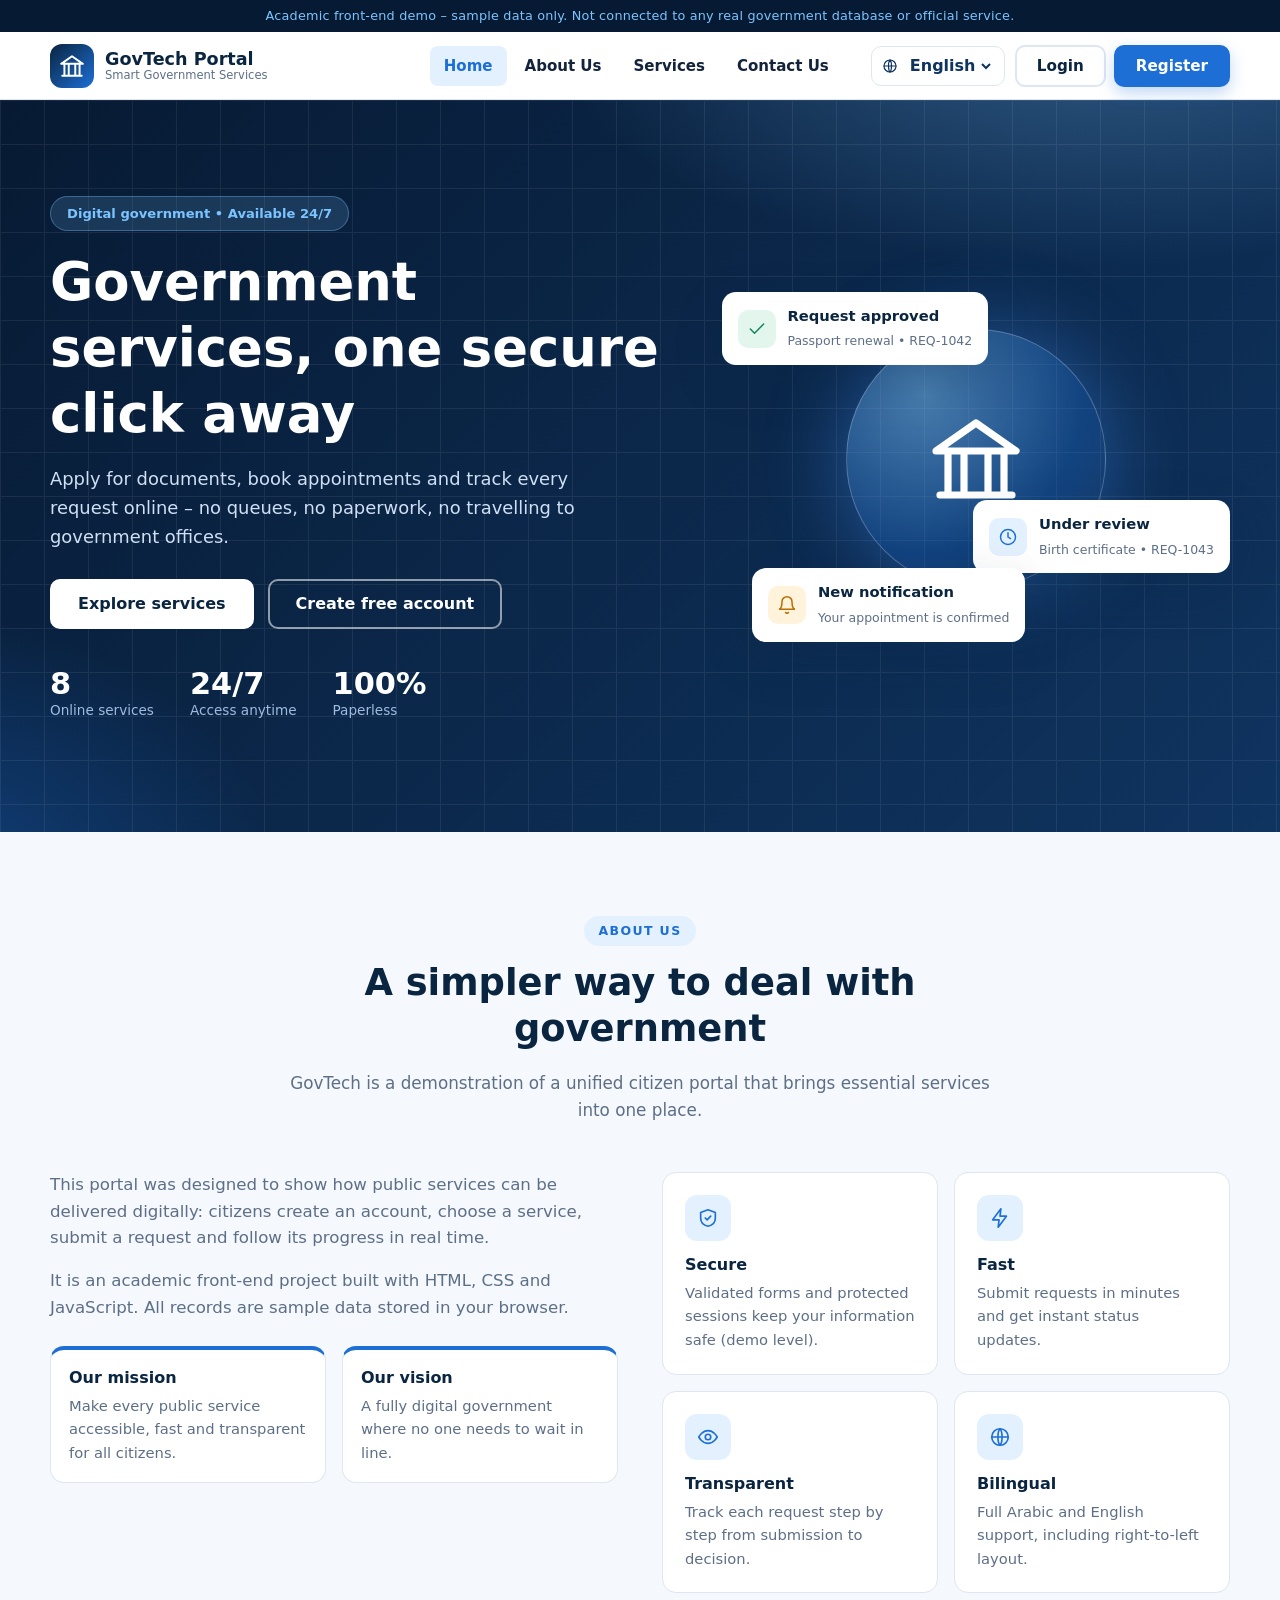
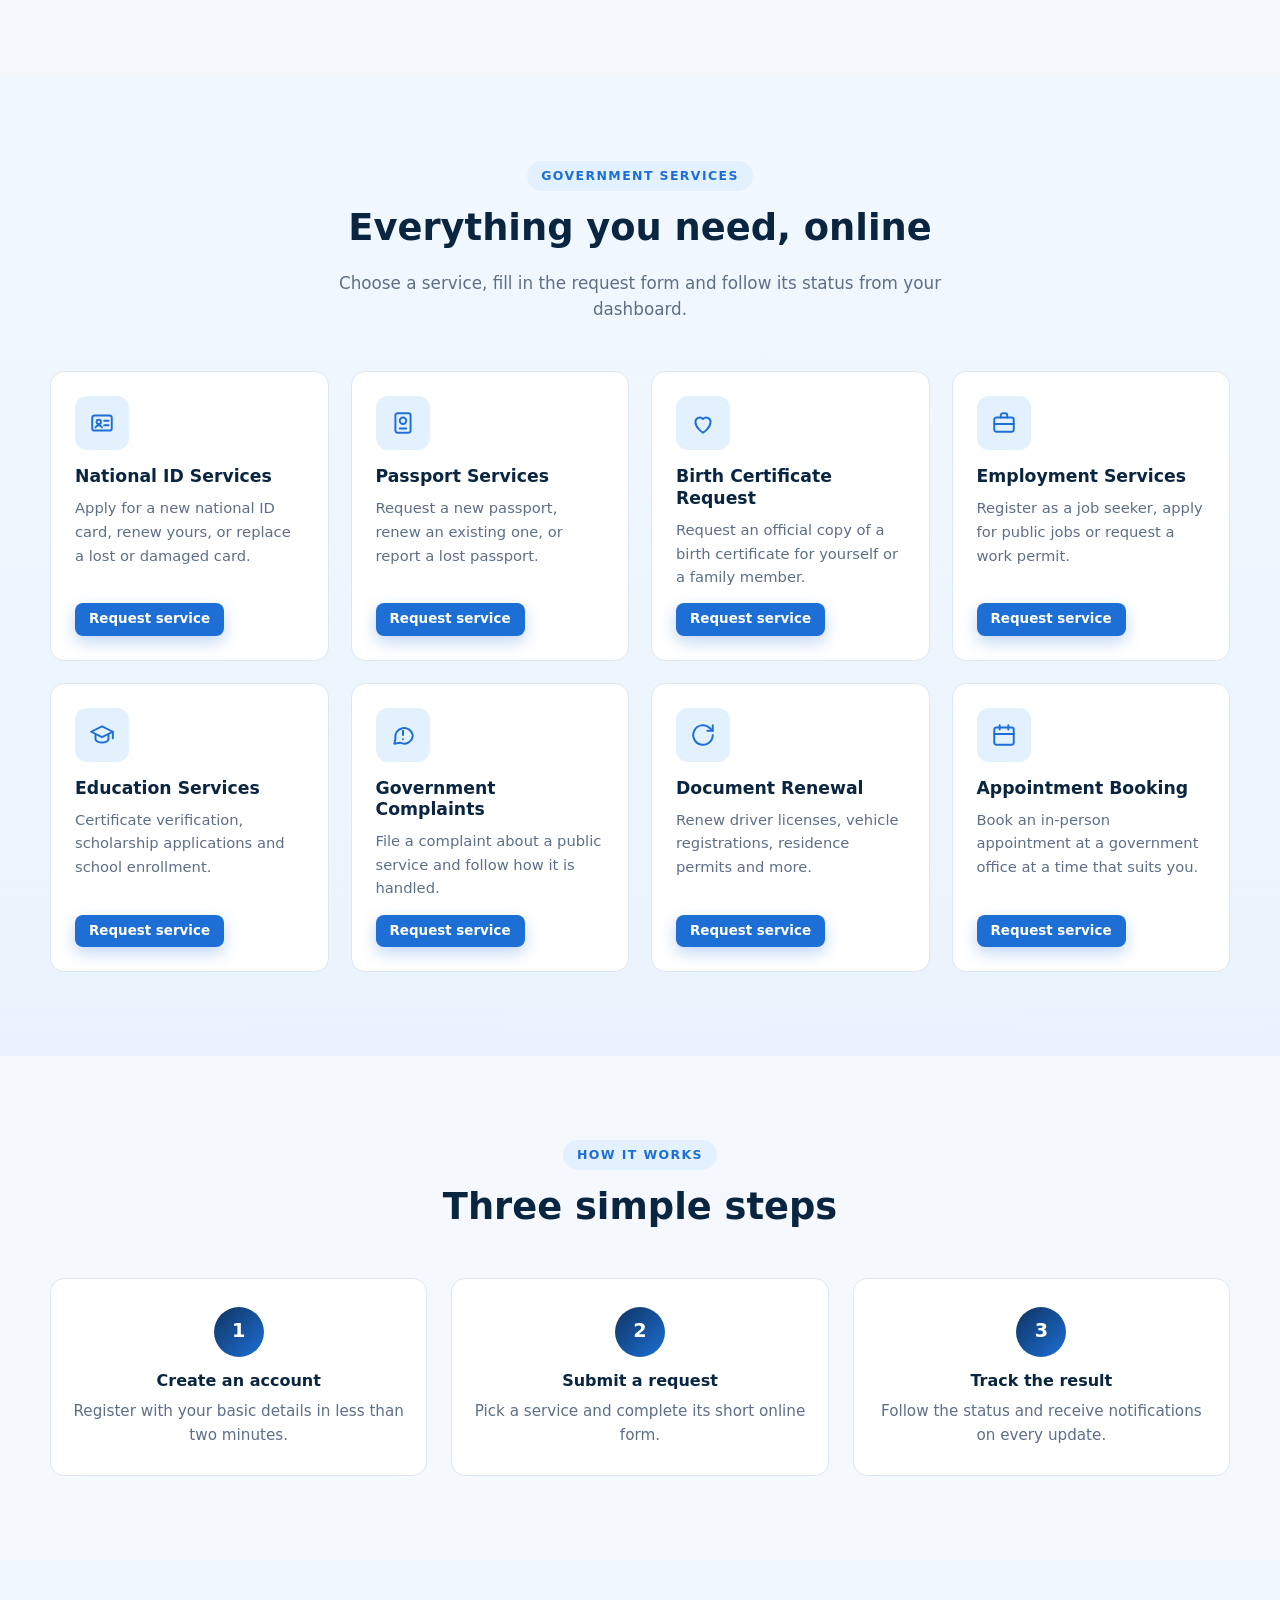
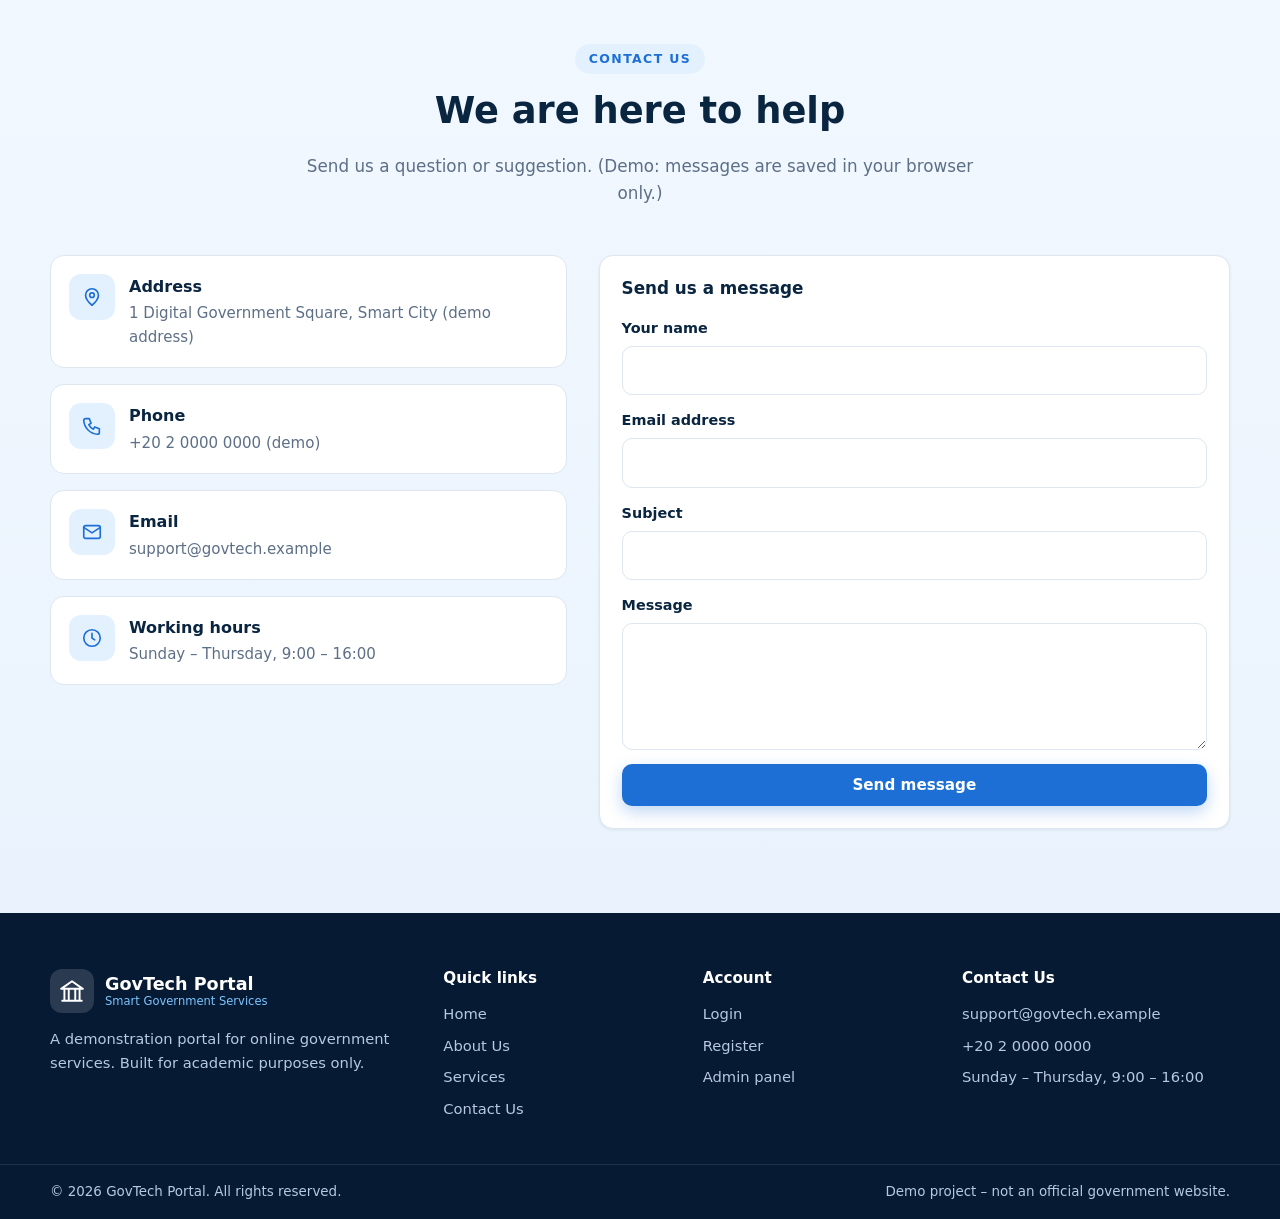
<file: index.html>
<!DOCTYPE html>
<html lang="en" dir="ltr">
<head>
  <meta charset="UTF-8">
  <meta name="viewport" content="width=device-width, initial-scale=1.0">
  <meta name="description" content="GovTech – a demo Smart Government Services Portal (academic front-end project).">
  <title>GovTech – Smart Government Services Portal</title>
  <link rel="stylesheet" href="style.css">
</head>
<body data-page="index">

  <!-- Academic demo disclaimer (always visible) -->
  <div class="demo-banner" data-i18n="demo_banner"></div>

  <!-- ===================== NAVIGATION BAR ===================== -->
  <header class="navbar" id="navbar">
    <div class="container nav-inner">
      <a href="#home" class="brand" aria-label="GovTech home">
        <span class="brand-logo" data-icon="landmark" data-size="26"></span>
        <span class="brand-text">
          <strong data-i18n="brand_name"></strong>
          <small data-i18n="brand_tag"></small>
        </span>
      </a>

      <button class="nav-toggle" id="navToggle" aria-label="Toggle menu" aria-expanded="false">
        <span></span><span></span><span></span>
      </button>

      <div class="nav-collapse" id="navCollapse">
        <nav class="nav-links" aria-label="Main navigation">
          <a href="#home" data-route="home" data-i18n="nav_home"></a>
          <a href="#about" data-route="about" data-i18n="nav_about"></a>
          <a href="#services" data-route="services" data-i18n="nav_services"></a>
          <a href="#contact" data-route="contact" data-i18n="nav_contact"></a>
        </nav>

        <div class="nav-actions">
          <!-- Language selection (English / Arabic) -->
          <label class="lang-select">
            <span data-icon="globe" data-size="16"></span>
            <select id="langSelect" aria-label="Language">
              <option value="en">English</option>
              <option value="ar">العربية</option>
            </select>
          </label>

          <!-- Shown when logged out -->
          <span class="nav-group" id="guestActions">
            <a href="#login" class="btn btn-ghost" data-i18n="btn_login"></a>
            <a href="#register" class="btn btn-primary" data-i18n="btn_register"></a>
          </span>

          <!-- Shown when logged in -->
          <span class="nav-group" id="userActions" hidden>
            <a href="#dashboard" class="btn btn-ghost" id="navDashboard" data-i18n="nav_dashboard"></a>
            <button class="btn btn-primary" id="navLogout" type="button" data-i18n="btn_logout"></button>
          </span>
        </div>
      </div>
    </div>
  </header>

  <main id="main">

    <!-- ===================== VIEW: LANDING PAGE ===================== -->
    <div class="view" id="view-home">

      <!-- HOME / HERO -->
      <section class="hero" id="home">
        <div class="container hero-grid">
          <div class="hero-text reveal">
            <span class="pill" data-i18n="hero_pill"></span>
            <h1 data-i18n="hero_title"></h1>
            <p data-i18n="hero_sub"></p>
            <div class="hero-cta">
              <a href="#services" class="btn btn-light btn-lg" data-i18n="hero_cta1"></a>
              <a href="#register" class="btn btn-outline-light btn-lg" data-i18n="hero_cta2"></a>
            </div>
            <ul class="hero-stats">
              <li><strong>8</strong><span data-i18n="stat_services"></span></li>
              <li><strong>24/7</strong><span data-i18n="stat_access"></span></li>
              <li><strong>100%</strong><span data-i18n="stat_paperless"></span></li>
            </ul>
          </div>

          <!-- Decorative hero visual (pure CSS/SVG, no external images) -->
          <div class="hero-visual reveal" aria-hidden="true">
            <div class="float-card fc-1">
              <span class="fc-ico ok" data-icon="check" data-size="20"></span>
              <div><strong data-i18n="hero_card1_t"></strong><small data-i18n="hero_card1_s"></small></div>
            </div>
            <div class="float-card fc-2">
              <span class="fc-ico" data-icon="clock" data-size="20"></span>
              <div><strong data-i18n="hero_card2_t"></strong><small data-i18n="hero_card2_s"></small></div>
            </div>
            <div class="float-card fc-3">
              <span class="fc-ico warn" data-icon="bell" data-size="20"></span>
              <div><strong data-i18n="hero_card3_t"></strong><small data-i18n="hero_card3_s"></small></div>
            </div>
            <div class="hero-circle"><span data-icon="landmark" data-size="96"></span></div>
          </div>
        </div>
      </section>

      <!-- ABOUT US -->
      <section class="section" id="about">
        <div class="container">
          <div class="section-head reveal">
            <span class="eyebrow" data-i18n="about_eyebrow"></span>
            <h2 data-i18n="about_title"></h2>
            <p data-i18n="about_sub"></p>
          </div>
          <div class="about-grid">
            <div class="about-text reveal">
              <p data-i18n="about_p1"></p>
              <p data-i18n="about_p2"></p>
              <div class="mv-grid">
                <div class="mv-card"><h4 data-i18n="about_mission_t"></h4><p data-i18n="about_mission"></p></div>
                <div class="mv-card"><h4 data-i18n="about_vision_t"></h4><p data-i18n="about_vision"></p></div>
              </div>
            </div>
            <div class="feature-grid">
              <div class="feature reveal"><span class="ico-box" data-icon="shield"></span><h4 data-i18n="feat1_t"></h4><p data-i18n="feat1_d"></p></div>
              <div class="feature reveal"><span class="ico-box" data-icon="bolt"></span><h4 data-i18n="feat2_t"></h4><p data-i18n="feat2_d"></p></div>
              <div class="feature reveal"><span class="ico-box" data-icon="eye"></span><h4 data-i18n="feat3_t"></h4><p data-i18n="feat3_d"></p></div>
              <div class="feature reveal"><span class="ico-box" data-icon="globe"></span><h4 data-i18n="feat4_t"></h4><p data-i18n="feat4_d"></p></div>
            </div>
          </div>
        </div>
      </section>

      <!-- GOVERNMENT SERVICES (cards are rendered by script.js) -->
      <section class="section section-alt" id="services">
        <div class="container">
          <div class="section-head reveal">
            <span class="eyebrow" data-i18n="svc_eyebrow"></span>
            <h2 data-i18n="svc_title"></h2>
            <p data-i18n="svc_sub"></p>
          </div>
          <div class="cards-grid" id="servicesGrid"></div>
        </div>
      </section>

      <!-- HOW IT WORKS -->
      <section class="section">
        <div class="container">
          <div class="section-head reveal">
            <span class="eyebrow" data-i18n="how_eyebrow"></span>
            <h2 data-i18n="how_title"></h2>
          </div>
          <div class="steps-grid">
            <div class="step reveal"><span class="step-num">1</span><h4 data-i18n="how1_t"></h4><p data-i18n="how1_d"></p></div>
            <div class="step reveal"><span class="step-num">2</span><h4 data-i18n="how2_t"></h4><p data-i18n="how2_d"></p></div>
            <div class="step reveal"><span class="step-num">3</span><h4 data-i18n="how3_t"></h4><p data-i18n="how3_d"></p></div>
          </div>
        </div>
      </section>

      <!-- CONTACT US -->
      <section class="section section-alt" id="contact">
        <div class="container">
          <div class="section-head reveal">
            <span class="eyebrow" data-i18n="contact_eyebrow"></span>
            <h2 data-i18n="contact_title"></h2>
            <p data-i18n="contact_sub"></p>
          </div>
          <div class="contact-grid">
            <div class="contact-info reveal">
              <div class="info-item"><span class="ico-box" data-icon="pin"></span><div><strong data-i18n="contact_addr_t"></strong><p data-i18n="contact_addr"></p></div></div>
              <div class="info-item"><span class="ico-box" data-icon="phone"></span><div><strong data-i18n="contact_phone_t"></strong><p dir="ltr" class="ltr-text">+20 2 0000 0000 (demo)</p></div></div>
              <div class="info-item"><span class="ico-box" data-icon="mail"></span><div><strong data-i18n="contact_mail_t"></strong><p dir="ltr" class="ltr-text">support@govtech.example</p></div></div>
              <div class="info-item"><span class="ico-box" data-icon="clock"></span><div><strong data-i18n="contact_hours_t"></strong><p data-i18n="contact_hours"></p></div></div>
            </div>

            <form class="card form-card reveal" id="contactForm" novalidate>
              <h3 data-i18n="contact_form_t"></h3>
              <div class="field" data-field="name">
                <label for="cName" data-i18n="f_name"></label>
                <input id="cName" name="name" type="text" autocomplete="name">
                <small class="error"></small>
              </div>
              <div class="field" data-field="email">
                <label for="cEmail" data-i18n="f_email"></label>
                <input id="cEmail" name="email" type="email" autocomplete="email" dir="ltr">
                <small class="error"></small>
              </div>
              <div class="field" data-field="subject">
                <label for="cSubject" data-i18n="f_subject"></label>
                <input id="cSubject" name="subject" type="text">
                <small class="error"></small>
              </div>
              <div class="field" data-field="message">
                <label for="cMessage" data-i18n="f_message"></label>
                <textarea id="cMessage" name="message" rows="4"></textarea>
                <small class="error"></small>
              </div>
              <button class="btn btn-primary btn-block" type="submit" data-i18n="btn_send"></button>
            </form>
          </div>
        </div>
      </section>
    </div>

    <!-- ===================== VIEW: REGISTRATION ===================== -->
    <div class="view" id="view-register" hidden>
      <section class="auth-section">
        <div class="container auth-wrap wide">
          <form class="card auth-card" id="registerForm" novalidate>
            <div class="auth-head">
              <span class="ico-box lg" data-icon="user-plus"></span>
              <h2 data-i18n="reg_title"></h2>
              <p data-i18n="reg_sub"></p>
            </div>

            <div class="form-grid">
              <div class="field" data-field="fullName">
                <label for="rFullName"><span data-i18n="f_fullname"></span> <b class="req">*</b></label>
                <input id="rFullName" name="fullName" type="text" autocomplete="name">
                <small class="error"></small>
              </div>

              <div class="field" data-field="username">
                <label for="rUsername"><span data-i18n="f_username"></span> <b class="req">*</b></label>
                <input id="rUsername" name="username" type="text" autocomplete="username" dir="ltr">
                <small class="hint" data-i18n="h_username"></small>
                <small class="error"></small>
              </div>

              <div class="field" data-field="email">
                <label for="rEmail"><span data-i18n="f_email"></span> <b class="req">*</b></label>
                <input id="rEmail" name="email" type="email" autocomplete="email" dir="ltr">
                <small class="error"></small>
              </div>

              <div class="field" data-field="phone">
                <label for="rPhone"><span data-i18n="f_phone"></span> <b class="req">*</b></label>
                <input id="rPhone" name="phone" type="tel" autocomplete="tel" dir="ltr" placeholder="+201001234567">
                <small class="error"></small>
              </div>

              <div class="field" data-field="password">
                <label for="rPassword"><span data-i18n="f_password"></span> <b class="req">*</b></label>
                <div class="pw-wrap">
                  <input id="rPassword" name="password" type="password" autocomplete="new-password" dir="ltr">
                  <button type="button" class="pw-toggle" data-toggle-pw="rPassword" data-i18n-title="show_hide" aria-label="Show or hide password"><span data-icon="eye" data-size="18"></span></button>
                </div>
                <div class="strength" id="pwStrength" aria-hidden="true"><span></span><span></span><span></span><span></span></div>
                <small class="hint" id="pwStrengthText" data-i18n="h_password"></small>
                <small class="error"></small>
              </div>

              <div class="field" data-field="confirmPassword">
                <label for="rConfirm"><span data-i18n="f_confirm"></span> <b class="req">*</b></label>
                <div class="pw-wrap">
                  <input id="rConfirm" name="confirmPassword" type="password" autocomplete="new-password" dir="ltr">
                  <button type="button" class="pw-toggle" data-toggle-pw="rConfirm" data-i18n-title="show_hide" aria-label="Show or hide password"><span data-icon="eye" data-size="18"></span></button>
                </div>
                <small class="error"></small>
              </div>

              <div class="field" data-field="gender">
                <label><span data-i18n="f_gender"></span> <b class="req">*</b></label>
                <div class="radio-row">
                  <label class="radio"><input type="radio" name="gender" value="male"> <span data-i18n="gender_male"></span></label>
                  <label class="radio"><input type="radio" name="gender" value="female"> <span data-i18n="gender_female"></span></label>
                </div>
                <small class="error"></small>
              </div>

              <div class="field" data-field="nationality">
                <label for="rNationality"><span data-i18n="f_nationality"></span> <b class="req">*</b></label>
                <select id="rNationality" name="nationality">
                  <option value="" data-i18n="select_one"></option>
                  <option value="Egyptian" data-i18n="nat_egyptian"></option>
                  <option value="Saudi" data-i18n="nat_saudi"></option>
                  <option value="Emirati" data-i18n="nat_emirati"></option>
                  <option value="Kuwaiti" data-i18n="nat_kuwaiti"></option>
                  <option value="Jordanian" data-i18n="nat_jordanian"></option>
                  <option value="Moroccan" data-i18n="nat_moroccan"></option>
                  <option value="Other" data-i18n="nat_other"></option>
                </select>
                <small class="error"></small>
              </div>

              <div class="field" data-field="nationalId">
                <label for="rNid"><span data-i18n="f_nid"></span> <em class="opt" data-i18n="optional"></em></label>
                <input id="rNid" name="nationalId" type="text" inputmode="numeric" dir="ltr" placeholder="00000000000000">
                <small class="hint" data-i18n="h_nid"></small>
                <small class="error"></small>
              </div>

              <div class="field full" data-field="address">
                <label for="rAddress"><span data-i18n="f_address"></span> <b class="req">*</b></label>
                <textarea id="rAddress" name="address" rows="2" autocomplete="street-address"></textarea>
                <small class="error"></small>
              </div>
            </div>

            <button class="btn btn-primary btn-block btn-lg" type="submit" data-i18n="btn_create_account"></button>
            <p class="auth-alt"><span data-i18n="reg_have"></span> <a href="#login" data-i18n="btn_login"></a></p>
          </form>
        </div>
      </section>
    </div>

    <!-- ===================== VIEW: LOGIN ===================== -->
    <div class="view" id="view-login" hidden>
      <section class="auth-section">
        <div class="container auth-wrap split">
          <aside class="auth-side">
            <span class="ico-box lg light" data-icon="landmark"></span>
            <h2 data-i18n="login_side_t"></h2>
            <p data-i18n="login_side_d"></p>
            <ul class="check-list">
              <li data-i18n="login_li1"></li>
              <li data-i18n="login_li2"></li>
              <li data-i18n="login_li3"></li>
            </ul>
          </aside>

          <form class="card auth-card" id="loginForm" novalidate>
            <div class="auth-head">
              <h2 data-i18n="login_title"></h2>
              <p data-i18n="login_sub"></p>
            </div>

            <div class="alert alert-error" id="loginAlert" role="alert" hidden></div>

            <div class="field" data-field="username">
              <label for="lUsername" data-i18n="f_username_email"></label>
              <input id="lUsername" name="username" type="text" autocomplete="username" dir="ltr">
              <small class="error"></small>
            </div>

            <div class="field" data-field="password">
              <label for="lPassword" data-i18n="f_password"></label>
              <div class="pw-wrap">
                <input id="lPassword" name="password" type="password" autocomplete="current-password" dir="ltr">
                <button type="button" class="pw-toggle" data-toggle-pw="lPassword" data-i18n-title="show_hide" aria-label="Show or hide password"><span data-icon="eye" data-size="18"></span></button>
              </div>
              <small class="error"></small>
            </div>

            <div class="row-between">
              <label class="check"><input type="checkbox" name="remember" id="lRemember"> <span data-i18n="remember"></span></label>
              <a href="#" id="forgotLink" data-i18n="forgot"></a>
            </div>

            <button class="btn btn-primary btn-block btn-lg" type="submit" data-i18n="btn_login"></button>

            <div class="demo-box">
              <strong data-i18n="demo_creds"></strong>
              <div class="demo-row">
                <button type="button" class="chip" data-fill="citizen|Citizen@123"><span data-i18n="demo_citizen"></span>: citizen</button>
                <button type="button" class="chip" data-fill="admin|Admin@123"><span data-i18n="demo_admin"></span>: admin</button>
              </div>
            </div>

            <p class="auth-alt"><span data-i18n="login_new"></span> <a href="#register" data-i18n="btn_register_new"></a></p>
          </form>
        </div>
      </section>
    </div>

    <!-- ===================== VIEW: CITIZEN DASHBOARD ===================== -->
    <div class="view" id="view-dashboard" hidden>
      <div class="dash container-wide">

        <!-- Sidebar -->
        <aside class="dash-side">
          <div class="dash-user">
            <div class="avatar" id="dashAvatar">U</div>
            <div><strong id="dashSideName"></strong><small id="dashSideUser" dir="ltr" class="ltr-text"></small></div>
          </div>
          <nav class="dash-menu" id="dashMenu" aria-label="Dashboard navigation">
            <button type="button" class="dash-link active" data-tab="overview"><span data-icon="dashboard" data-size="18"></span><span data-i18n="dash_overview"></span></button>
            <button type="button" class="dash-link" data-tab="services"><span data-icon="grid" data-size="18"></span><span data-i18n="dash_services"></span></button>
            <button type="button" class="dash-link" data-tab="requests"><span data-icon="file" data-size="18"></span><span data-i18n="dash_requests"></span></button>
            <button type="button" class="dash-link" data-tab="notifications"><span data-icon="bell" data-size="18"></span><span data-i18n="dash_notifications"></span><b class="badge" id="notifBadge" hidden>0</b></button>
            <button type="button" class="dash-link" data-tab="profile"><span data-icon="user" data-size="18"></span><span data-i18n="dash_profile"></span></button>
          </nav>
          <button type="button" class="btn btn-outline btn-block dash-logout" id="dashLogout"><span data-icon="logout" data-size="18"></span> <span data-i18n="btn_logout"></span></button>
        </aside>

        <!-- Main area -->
        <div class="dash-main">

          <!-- TAB: OVERVIEW -->
          <section class="dash-panel" id="tab-overview">
            <div class="welcome">
              <div>
                <h2 id="welcomeTitle"></h2>
                <p id="welcomeSub"></p>
              </div>
              <button class="btn btn-light" type="button" data-goto-tab="services"><span data-i18n="btn_new_request"></span></button>
            </div>

            <div class="stats-grid" id="citizenStats"></div>

            <div class="two-col">
              <div class="card">
                <div class="card-head"><h3 data-i18n="recent_requests"></h3><button class="link-btn" type="button" data-goto-tab="requests" data-i18n="view_all"></button></div>
                <div id="recentRequests"></div>
              </div>
              <div class="card">
                <div class="card-head"><h3 data-i18n="latest_notifs"></h3><button class="link-btn" type="button" data-goto-tab="notifications" data-i18n="view_all"></button></div>
                <div id="recentNotifs"></div>
              </div>
            </div>

            <div class="card">
              <div class="card-head"><h3 data-i18n="quick_services"></h3></div>
              <div class="quick-grid" id="quickServices"></div>
            </div>
          </section>

          <!-- TAB: SERVICES -->
          <section class="dash-panel" id="tab-services" hidden>
            <div class="panel-head"><h2 data-i18n="dash_services"></h2><p data-i18n="svc_panel_sub"></p></div>
            <div class="toolbar">
              <div class="search-box"><span data-icon="search" data-size="16"></span><input type="search" id="svcSearch" data-i18n-placeholder="search_services"></div>
            </div>
            <div class="cards-grid" id="dashServicesGrid"></div>
          </section>

          <!-- TAB: MY REQUESTS -->
          <section class="dash-panel" id="tab-requests" hidden>
            <div class="panel-head"><h2 data-i18n="dash_requests"></h2><p data-i18n="req_panel_sub"></p></div>

            <!-- Track by request ID -->
            <div class="card track-card">
              <h3 data-i18n="track_title"></h3>
              <form class="inline-form" id="trackForm" novalidate>
                <input type="text" id="trackInput" dir="ltr" placeholder="REQ-1001" data-i18n-aria-label="track_title">
                <button class="btn btn-primary" type="submit" data-i18n="btn_track"></button>
              </form>
              <small class="error" id="trackError"></small>
            </div>

            <div class="toolbar">
              <div class="search-box"><span data-icon="search" data-size="16"></span><input type="search" id="reqSearch" data-i18n-placeholder="search_requests"></div>
              <select id="reqStatusFilter" aria-label="Status filter"></select>
            </div>
            <div class="table-wrap" id="myRequests"></div>
          </section>

          <!-- TAB: NOTIFICATIONS -->
          <section class="dash-panel" id="tab-notifications" hidden>
            <div class="panel-head row">
              <div><h2 data-i18n="dash_notifications"></h2><p data-i18n="notif_sub"></p></div>
              <button class="btn btn-outline" type="button" id="markAllRead" data-i18n="mark_all_read"></button>
            </div>
            <div class="card" id="notifList"></div>
          </section>

          <!-- TAB: PROFILE -->
          <section class="dash-panel" id="tab-profile" hidden>
            <div class="panel-head"><h2 data-i18n="dash_profile"></h2><p data-i18n="profile_sub"></p></div>

            <div class="profile-grid">
              <div class="card profile-card">
                <div class="avatar xl" id="profileAvatar">U</div>
                <h3 id="profileName"></h3>
                <p class="muted ltr-text" id="profileUser" dir="ltr"></p>
                <dl class="detail-list" id="profileDetails"></dl>
              </div>

              <div class="stack">
                <form class="card form-card" id="profileForm" novalidate>
                  <h3 data-i18n="edit_profile"></h3>
                  <div class="form-grid">
                    <div class="field" data-field="fullName"><label for="pFullName" data-i18n="f_fullname"></label><input id="pFullName" name="fullName" type="text"><small class="error"></small></div>
                    <div class="field" data-field="email"><label for="pEmail" data-i18n="f_email"></label><input id="pEmail" name="email" type="email" dir="ltr"><small class="error"></small></div>
                    <div class="field" data-field="phone"><label for="pPhone" data-i18n="f_phone"></label><input id="pPhone" name="phone" type="tel" dir="ltr"><small class="error"></small></div>
                    <div class="field" data-field="nationalId"><label for="pNid"><span data-i18n="f_nid"></span> <em class="opt" data-i18n="optional"></em></label><input id="pNid" name="nationalId" type="text" inputmode="numeric" dir="ltr"><small class="error"></small></div>
                    <div class="field full" data-field="address"><label for="pAddress" data-i18n="f_address"></label><textarea id="pAddress" name="address" rows="2"></textarea><small class="error"></small></div>
                  </div>
                  <button class="btn btn-primary" type="submit" data-i18n="btn_save"></button>
                </form>

                <form class="card form-card" id="passwordForm" novalidate>
                  <h3 data-i18n="change_password"></h3>
                  <div class="form-grid">
                    <div class="field full" data-field="current">
                      <label for="pwCurrent" data-i18n="f_current_pw"></label>
                      <input id="pwCurrent" name="current" type="password" autocomplete="current-password" dir="ltr"><small class="error"></small>
                    </div>
                    <div class="field" data-field="password">
                      <label for="pwNew" data-i18n="f_new_pw"></label>
                      <input id="pwNew" name="password" type="password" autocomplete="new-password" dir="ltr"><small class="error"></small>
                    </div>
                    <div class="field" data-field="confirmPassword">
                      <label for="pwConfirm" data-i18n="f_confirm"></label>
                      <input id="pwConfirm" name="confirmPassword" type="password" autocomplete="new-password" dir="ltr"><small class="error"></small>
                    </div>
                  </div>
                  <button class="btn btn-primary" type="submit" data-i18n="btn_update_pw"></button>
                </form>
              </div>
            </div>
          </section>
        </div>
      </div>
    </div>
  </main>

  <!-- ===================== FOOTER ===================== -->
  <footer class="footer">
    <div class="container footer-grid">
      <div class="footer-brand">
        <div class="brand light">
          <span class="brand-logo" data-icon="landmark" data-size="26"></span>
          <span class="brand-text"><strong data-i18n="brand_name"></strong><small data-i18n="brand_tag"></small></span>
        </div>
        <p data-i18n="footer_about"></p>
      </div>
      <div>
        <h5 data-i18n="footer_links"></h5>
        <ul>
          <li><a href="#home" data-i18n="nav_home"></a></li>
          <li><a href="#about" data-i18n="nav_about"></a></li>
          <li><a href="#services" data-i18n="nav_services"></a></li>
          <li><a href="#contact" data-i18n="nav_contact"></a></li>
        </ul>
      </div>
      <div>
        <h5 data-i18n="footer_account"></h5>
        <ul>
          <li><a href="#login" data-i18n="btn_login"></a></li>
          <li><a href="#register" data-i18n="btn_register"></a></li>
          <li><a href="admin.html" data-i18n="footer_admin"></a></li>
        </ul>
      </div>
      <div>
        <h5 data-i18n="nav_contact"></h5>
        <ul class="plain">
          <li dir="ltr" class="ltr-text">support@govtech.example</li>
          <li dir="ltr" class="ltr-text">+20 2 0000 0000</li>
          <li data-i18n="contact_hours"></li>
        </ul>
      </div>
    </div>
    <div class="footer-bottom">
      <div class="container">
        <span>© <span id="year"></span> <span data-i18n="brand_name"></span>. <span data-i18n="footer_rights"></span></span>
        <span data-i18n="footer_demo"></span>
      </div>
    </div>
  </footer>

  <!-- ===================== MODALS ===================== -->
  <!-- Service request / tracking / forgot-password modals share this shell -->
  <div class="modal" id="modal" hidden aria-hidden="true">
    <div class="modal-backdrop" data-close-modal></div>
    <div class="modal-dialog" role="dialog" aria-modal="true" aria-labelledby="modalTitle">
      <button class="modal-close" type="button" data-close-modal aria-label="Close"><span data-icon="x" data-size="20"></span></button>
      <div id="modalBody"></div>
    </div>
  </div>

  <!-- Confirmation dialog -->
  <div class="modal" id="confirmModal" hidden aria-hidden="true">
    <div class="modal-backdrop" data-close-confirm></div>
    <div class="modal-dialog small" role="alertdialog" aria-modal="true">
      <h3 id="confirmTitle"></h3>
      <p id="confirmText" class="muted"></p>
      <div class="modal-actions">
        <button class="btn btn-outline" type="button" id="confirmNo" data-i18n="btn_cancel"></button>
        <button class="btn btn-danger" type="button" id="confirmYes" data-i18n="btn_confirm"></button>
      </div>
    </div>
  </div>

  <!-- Toast notifications -->
  <div class="toasts" id="toasts" aria-live="polite"></div>

  <script src="script.js"></script>
</body>
</html>
</file>
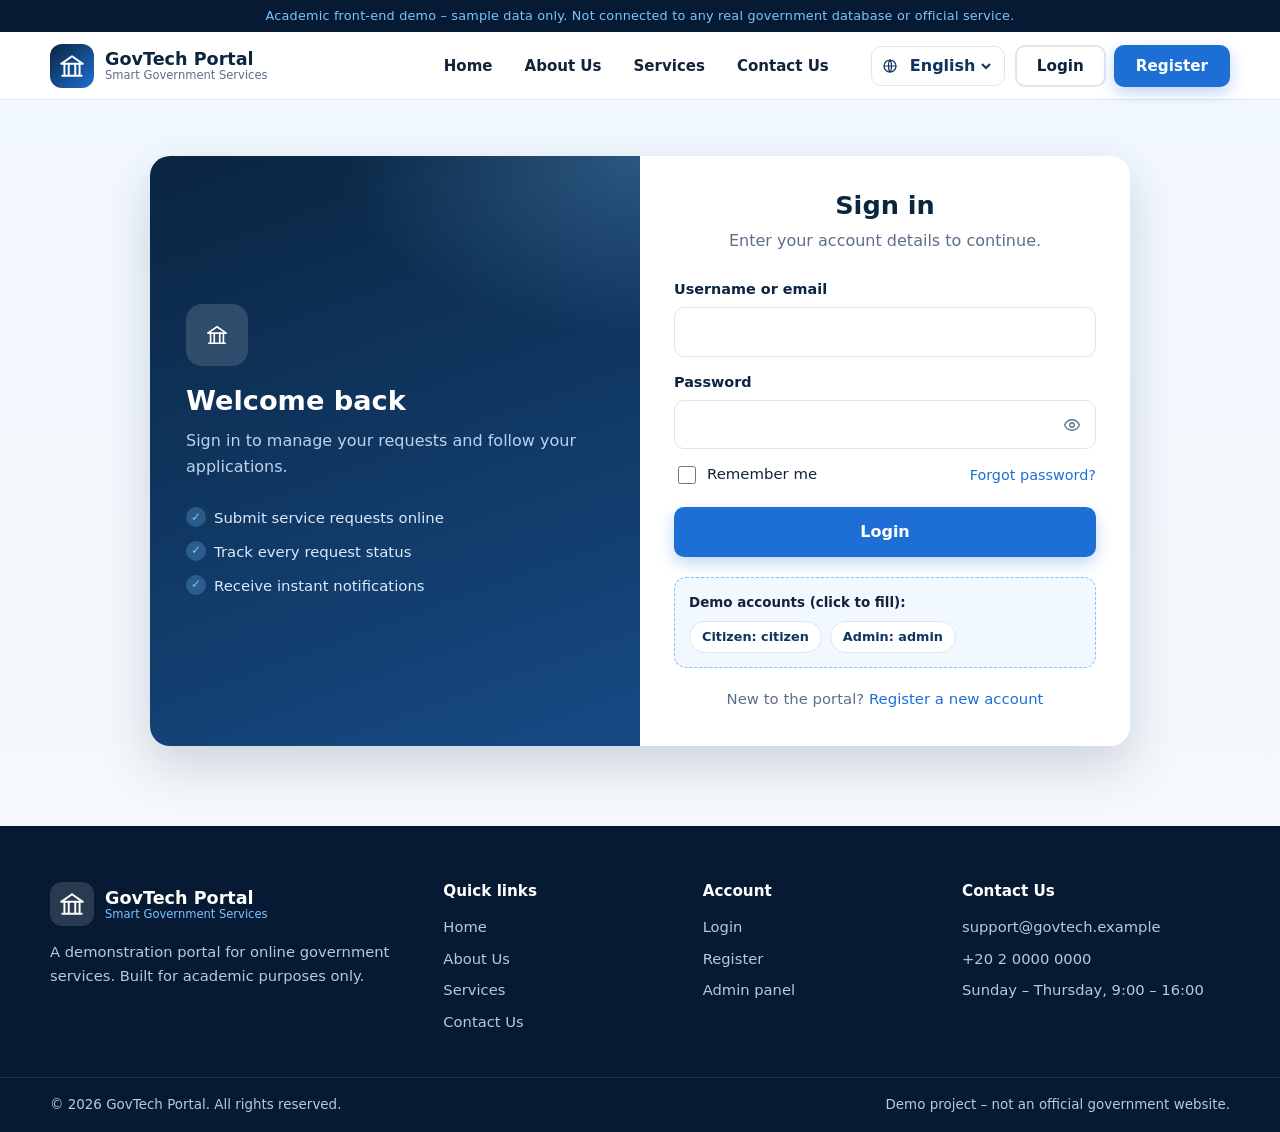
<file: admin.html>
<!DOCTYPE html>
<html lang="en" dir="ltr">
<head>
  <meta charset="UTF-8">
  <meta name="viewport" content="width=device-width, initial-scale=1.0">
  <meta name="robots" content="noindex">
  <title>GovTech – Admin Dashboard</title>
  <link rel="stylesheet" href="style.css">
</head>
<body data-page="admin" class="admin-body">

  <div class="demo-banner" data-i18n="demo_banner"></div>

  <!-- ===================== ADMIN TOP BAR ===================== -->
  <header class="navbar admin-nav">
    <div class="container-wide nav-inner">
      <a href="admin.html" class="brand" aria-label="GovTech admin">
        <span class="brand-logo" data-icon="landmark" data-size="26"></span>
        <span class="brand-text"><strong data-i18n="brand_name"></strong><small data-i18n="admin_panel"></small></span>
      </a>
      <button class="nav-toggle" id="navToggle" aria-label="Toggle menu" aria-expanded="false"><span></span><span></span><span></span></button>
      <div class="nav-collapse" id="navCollapse">
        <div class="nav-actions">
          <label class="lang-select">
            <span data-icon="globe" data-size="16"></span>
            <select id="langSelect" aria-label="Language">
              <option value="en">English</option>
              <option value="ar">العربية</option>
            </select>
          </label>
          <a href="index.html" class="btn btn-ghost" data-i18n="back_to_portal"></a>
          <button class="btn btn-primary" id="adminLogout" type="button" data-i18n="btn_logout"></button>
        </div>
      </div>
    </div>
  </header>

  <main>
    <div class="dash container-wide">

      <!-- Sidebar -->
      <aside class="dash-side">
        <div class="dash-user">
          <div class="avatar admin" id="adminAvatar">A</div>
          <div><strong id="adminName"></strong><small data-i18n="role_admin"></small></div>
        </div>
        <nav class="dash-menu" id="adminMenu" aria-label="Admin navigation">
          <button type="button" class="dash-link active" data-tab="overview"><span data-icon="dashboard" data-size="18"></span><span data-i18n="dash_overview"></span></button>
          <button type="button" class="dash-link" data-tab="users"><span data-icon="users" data-size="18"></span><span data-i18n="admin_users"></span></button>
          <button type="button" class="dash-link" data-tab="requests"><span data-icon="file" data-size="18"></span><span data-i18n="admin_requests"></span></button>
        </nav>
        <button type="button" class="btn btn-outline btn-block" id="resetDemo"><span data-icon="refresh" data-size="18"></span> <span data-i18n="reset_demo"></span></button>
      </aside>

      <div class="dash-main">

        <!-- TAB: OVERVIEW -->
        <section class="dash-panel" id="tab-overview">
          <div class="welcome">
            <div><h2 id="adminWelcome"></h2><p data-i18n="admin_welcome_sub"></p></div>
          </div>

          <div class="stats-grid five" id="adminStats"></div>

          <div class="two-col">
            <div class="card">
              <div class="card-head"><h3 data-i18n="chart_status"></h3></div>
              <div id="chartStatus" class="bar-chart"></div>
            </div>
            <div class="card">
              <div class="card-head"><h3 data-i18n="chart_service"></h3></div>
              <div id="chartService" class="bar-chart"></div>
            </div>
          </div>

          <div class="card">
            <div class="card-head"><h3 data-i18n="recent_requests"></h3><button class="link-btn" type="button" data-goto-tab="requests" data-i18n="view_all"></button></div>
            <div class="table-wrap" id="adminRecent"></div>
          </div>
        </section>

        <!-- TAB: USERS MANAGEMENT -->
        <section class="dash-panel" id="tab-users" hidden>
          <div class="panel-head"><h2 data-i18n="admin_users"></h2><p data-i18n="users_sub"></p></div>
          <div class="toolbar">
            <div class="search-box"><span data-icon="search" data-size="16"></span><input type="search" id="userSearch" data-i18n-placeholder="search_users"></div>
            <select id="userNatFilter" aria-label="Nationality filter"></select>
            <select id="userStatusFilter" aria-label="Account status filter"></select>
          </div>
          <div class="table-wrap" id="usersTable"></div>
        </section>

        <!-- TAB: SERVICE REQUESTS MANAGEMENT -->
        <section class="dash-panel" id="tab-requests" hidden>
          <div class="panel-head"><h2 data-i18n="admin_requests"></h2><p data-i18n="admin_req_sub"></p></div>
          <div class="toolbar">
            <div class="search-box"><span data-icon="search" data-size="16"></span><input type="search" id="reqSearch" data-i18n-placeholder="search_admin_requests"></div>
            <select id="reqStatusFilter" aria-label="Status filter"></select>
            <select id="reqServiceFilter" aria-label="Service filter"></select>
          </div>
          <div class="table-wrap" id="requestsTable"></div>
        </section>
      </div>
    </div>
  </main>

  <!-- Details modal -->
  <div class="modal" id="modal" hidden aria-hidden="true">
    <div class="modal-backdrop" data-close-modal></div>
    <div class="modal-dialog" role="dialog" aria-modal="true" aria-labelledby="modalTitle">
      <button class="modal-close" type="button" data-close-modal aria-label="Close"><span data-icon="x" data-size="20"></span></button>
      <div id="modalBody"></div>
    </div>
  </div>

  <!-- Confirmation dialog -->
  <div class="modal" id="confirmModal" hidden aria-hidden="true">
    <div class="modal-backdrop" data-close-confirm></div>
    <div class="modal-dialog small" role="alertdialog" aria-modal="true">
      <h3 id="confirmTitle"></h3>
      <p id="confirmText" class="muted"></p>
      <div class="modal-actions">
        <button class="btn btn-outline" type="button" id="confirmNo" data-i18n="btn_cancel"></button>
        <button class="btn btn-danger" type="button" id="confirmYes" data-i18n="btn_confirm"></button>
      </div>
    </div>
  </div>

  <div class="toasts" id="toasts" aria-live="polite"></div>

  <script src="script.js"></script>
</body>
</html>
</file>
<file: style.css>
/* =====================================================================
   GovTech – Smart Government Services Portal  |  style.css
   Academic front-end demo. Navy blue + white, light-blue highlights.
   Sections:
     1. Design tokens & reset      7. Cards, tables, badges
     2. Layout helpers             8. Forms & validation
     3. Buttons                    9. Auth pages
     4. Navbar                    10. Dashboard layout
     5. Hero / sections           11. Modal, toast
     6. Footer                    12. Responsive, RTL, motion
   RTL (Arabic) support uses logical properties (inline-start/end) so the
   layout mirrors automatically when <html dir="rtl">.
   ===================================================================== */

/* ---------- 1. DESIGN TOKENS & RESET ---------- */
:root {
  --navy-900: #071a33;
  --navy-800: #0a2540;
  --navy-700: #0f3460;
  --navy-600: #164a85;
  --blue-500: #1d6fd6;
  --blue-400: #3d8bf0;
  --sky-300: #7cc4ff;
  --sky-100: #e3f1ff;
  --sky-50: #f2f8ff;
  --white: #ffffff;
  --ink: #12233b;
  --muted: #5d6f87;
  --line: #dde6f1;
  --bg: #f5f8fc;
  --success: #12875a;
  --success-bg: #e3f6ee;
  --warning: #b86e00;
  --warning-bg: #fff3dc;
  --danger: #c4314b;
  --danger-bg: #fdeaee;
  --info: #1d6fd6;
  --info-bg: #e3f1ff;
  --radius: 14px;
  --radius-sm: 9px;
  --shadow-sm: 0 1px 3px rgba(10, 37, 64, .08);
  --shadow: 0 8px 28px rgba(10, 37, 64, .10);
  --shadow-lg: 0 18px 50px rgba(10, 37, 64, .18);
  --font: "Segoe UI", "Noto Sans Arabic", "Tahoma", system-ui, -apple-system, "Helvetica Neue", Arial, sans-serif;
  --nav-h: 68px;
}

*, *::before, *::after { box-sizing: border-box; }
html { scroll-behavior: smooth; -webkit-text-size-adjust: 100%; }
body {
  margin: 0; font-family: var(--font); color: var(--ink); background: var(--bg);
  line-height: 1.6; font-size: 16px; -webkit-font-smoothing: antialiased;
}
h1, h2, h3, h4, h5 { margin: 0 0 .5em; line-height: 1.25; color: var(--navy-800); }
p { margin: 0 0 1em; }
a { color: var(--blue-500); text-decoration: none; }
a:hover { text-decoration: underline; }
img, svg { max-width: 100%; }
ul { margin: 0; padding: 0; list-style: none; }
button, input, select, textarea { font: inherit; color: inherit; }
button { cursor: pointer; }
[hidden] { display: none !important; }
:focus-visible { outline: 3px solid var(--sky-300); outline-offset: 2px; }
.muted { color: var(--muted); }
.ltr-text { direction: ltr; unicode-bidi: embed; }
html[dir="rtl"] .ltr-text { text-align: right; }

/* Icons injected by script.js */
.ico { display: inline-flex; vertical-align: middle; flex-shrink: 0; }
.ico svg { display: block; }

/* ---------- 2. LAYOUT HELPERS ---------- */
.container { width: min(1180px, 100% - 40px); margin-inline: auto; }
.container-wide { width: min(1320px, 100% - 32px); margin-inline: auto; }

.demo-banner {
  background: var(--navy-900); color: var(--sky-300); text-align: center;
  font-size: .8rem; padding: 6px 16px; letter-spacing: .2px;
}

.section { padding: 84px 0; }
.section-alt { background: linear-gradient(180deg, var(--sky-50), #eaf3fd); }
.section-head { text-align: center; max-width: 700px; margin: 0 auto 48px; }
.section-head p { color: var(--muted); font-size: 1.05rem; }
.section-head h2 { font-size: clamp(1.7rem, 3vw, 2.3rem); }
.eyebrow {
  display: inline-block; font-size: .78rem; font-weight: 700; letter-spacing: 1.4px;
  text-transform: uppercase; color: var(--blue-500); background: var(--sky-100);
  padding: 5px 14px; border-radius: 99px; margin-bottom: 14px;
}
html[dir="rtl"] .eyebrow { letter-spacing: 0; }

.ico-box {
  display: inline-grid; place-items: center; width: 46px; height: 46px; border-radius: 12px;
  background: var(--sky-100); color: var(--blue-500); flex-shrink: 0;
}
.ico-box.lg { width: 62px; height: 62px; border-radius: 16px; }
.ico-box.light { background: rgba(255,255,255,.14); color: #fff; }

/* ---------- 3. BUTTONS ---------- */
.btn {
  display: inline-flex; align-items: center; justify-content: center; gap: 8px;
  padding: 10px 20px; border-radius: 10px; border: 2px solid transparent;
  font-weight: 600; font-size: .95rem; line-height: 1.2; text-decoration: none !important;
  transition: transform .18s ease, box-shadow .18s ease, background .18s ease, color .18s ease, border-color .18s ease;
  white-space: nowrap;
}
.btn:hover { transform: translateY(-2px); }
.btn:active { transform: translateY(0); }
.btn[disabled] { opacity: .55; cursor: not-allowed; transform: none; }
.btn-primary { background: var(--blue-500); color: #fff; box-shadow: 0 6px 16px rgba(29,111,214,.28); }
.btn-primary:hover { background: var(--navy-600); }
.btn-ghost { background: transparent; color: var(--navy-800); border-color: var(--line); }
.btn-ghost:hover { background: var(--sky-100); border-color: var(--sky-300); }
.btn-outline { background: #fff; color: var(--navy-700); border-color: var(--line); }
.btn-outline:hover { border-color: var(--blue-500); color: var(--blue-500); }
.btn-light { background: #fff; color: var(--navy-800); box-shadow: var(--shadow-sm); }
.btn-light:hover { background: var(--sky-100); }
.btn-outline-light { background: transparent; color: #fff; border-color: rgba(255,255,255,.55); }
.btn-outline-light:hover { background: rgba(255,255,255,.12); border-color: #fff; }
.btn-danger { background: var(--danger); color: #fff; }
.btn-danger:hover { background: #a5233b; }
.btn-lg { padding: 13px 26px; font-size: 1rem; }
.btn-sm { padding: 6px 12px; font-size: .84rem; border-radius: 8px; }
.btn-block { width: 100%; }
.link-btn { background: none; border: 0; color: var(--blue-500); font-weight: 600; padding: 0; font-size: .9rem; }
.link-btn:hover { text-decoration: underline; }

/* ---------- 4. NAVBAR ---------- */
.navbar {
  position: sticky; top: 0; z-index: 50; background: rgba(255,255,255,.94);
  backdrop-filter: blur(10px); border-bottom: 1px solid var(--line); height: var(--nav-h);
}
.nav-inner { display: flex; align-items: center; justify-content: space-between; height: 100%; gap: 20px; }
.brand { display: flex; align-items: center; gap: 11px; color: var(--navy-800); text-decoration: none !important; }
.brand-logo {
  display: inline-grid; place-items: center; width: 44px; height: 44px; border-radius: 12px;
  background: linear-gradient(135deg, var(--navy-800), var(--blue-500)); color: #fff;
}
.brand-text { display: flex; flex-direction: column; line-height: 1.15; }
.brand-text strong { font-size: 1.1rem; color: var(--navy-800); }
.brand-text small { font-size: .72rem; color: var(--muted); }
.brand.light .brand-text strong { color: #fff; }
.brand.light .brand-text small { color: var(--sky-300); }
.brand.light .brand-logo { background: rgba(255,255,255,.14); }

.nav-collapse { display: flex; align-items: center; gap: 28px; flex: 1; justify-content: flex-end; }
.nav-links { display: flex; gap: 4px; }
.nav-links a {
  padding: 8px 14px; border-radius: 8px; color: var(--ink); font-weight: 600; font-size: .94rem;
  text-decoration: none; transition: background .2s, color .2s;
}
.nav-links a:hover { background: var(--sky-100); color: var(--blue-500); }
.nav-links a.active { background: var(--sky-100); color: var(--blue-500); }
.nav-actions { display: flex; align-items: center; gap: 10px; }
.nav-group { display: inline-flex; gap: 8px; }
.lang-select {
  display: inline-flex; align-items: center; gap: 6px; padding: 0 10px; height: 40px;
  border: 1px solid var(--line); border-radius: 10px; background: #fff; color: var(--navy-700);
}
.lang-select select { border: 0; background: transparent; font-weight: 600; cursor: pointer; padding: 6px 2px; }
.lang-select select:focus { outline: none; }

.nav-toggle {
  display: none; width: 44px; height: 44px; border: 1px solid var(--line); border-radius: 10px;
  background: #fff; flex-direction: column; gap: 5px; align-items: center; justify-content: center;
}
.nav-toggle span { display: block; width: 20px; height: 2px; background: var(--navy-800); transition: transform .25s, opacity .25s; }
.nav-toggle[aria-expanded="true"] span:nth-child(1) { transform: translateY(7px) rotate(45deg); }
.nav-toggle[aria-expanded="true"] span:nth-child(2) { opacity: 0; }
.nav-toggle[aria-expanded="true"] span:nth-child(3) { transform: translateY(-7px) rotate(-45deg); }

/* ---------- 5. HERO & SECTIONS ---------- */
.hero {
  position: relative; overflow: hidden; color: #fff; padding: 96px 0 110px;
  background:
    radial-gradient(900px 400px at 85% -10%, rgba(124,196,255,.32), transparent 60%),
    radial-gradient(700px 500px at -10% 110%, rgba(29,111,214,.45), transparent 60%),
    linear-gradient(135deg, var(--navy-900), var(--navy-700));
}
.hero::after {
  content: ""; position: absolute; inset: 0; opacity: .07; pointer-events: none;
  background-image: linear-gradient(#fff 1px, transparent 1px), linear-gradient(90deg, #fff 1px, transparent 1px);
  background-size: 44px 44px;
}
.hero-grid { position: relative; z-index: 1; display: grid; grid-template-columns: 1.1fr .9fr; gap: 50px; align-items: center; }
.hero h1 { color: #fff; font-size: clamp(2rem, 4.4vw, 3.3rem); margin: 18px 0; }
.hero p { color: #cfe0f5; font-size: 1.12rem; max-width: 560px; }
.pill {
  display: inline-block; padding: 6px 16px; border-radius: 99px; font-size: .82rem; font-weight: 600;
  background: rgba(124,196,255,.16); color: var(--sky-300); border: 1px solid rgba(124,196,255,.35);
}
.hero-cta { display: flex; flex-wrap: wrap; gap: 14px; margin: 28px 0 38px; }
.hero-stats { display: flex; flex-wrap: wrap; gap: 36px; }
.hero-stats li { display: flex; flex-direction: column; }
.hero-stats strong { font-size: 1.9rem; color: #fff; line-height: 1.1; }
.hero-stats span { font-size: .85rem; color: #9fbbe0; }

.hero-visual { position: relative; min-height: 380px; display: grid; place-items: center; }
.hero-circle {
  width: 260px; height: 260px; border-radius: 50%; display: grid; place-items: center; color: #fff;
  background: radial-gradient(circle at 30% 25%, rgba(124,196,255,.55), rgba(29,111,214,.35) 60%, rgba(255,255,255,.05));
  border: 1px solid rgba(255,255,255,.25); box-shadow: 0 0 80px rgba(61,139,240,.45);
  animation: pulse 6s ease-in-out infinite;
}
.float-card {
  position: absolute; display: flex; gap: 12px; align-items: center; background: #fff; color: var(--ink);
  padding: 12px 16px; border-radius: 14px; box-shadow: var(--shadow-lg); min-width: 215px;
}
.float-card strong { display: block; font-size: .92rem; color: var(--navy-800); }
.float-card small { color: var(--muted); font-size: .78rem; }
.fc-ico { display: grid; place-items: center; width: 38px; height: 38px; border-radius: 10px; background: var(--info-bg); color: var(--info); }
.fc-ico.ok { background: var(--success-bg); color: var(--success); }
.fc-ico.warn { background: var(--warning-bg); color: var(--warning); }
.fc-1 { top: 6%; inset-inline-start: 0; animation: float 5s ease-in-out infinite; }
.fc-2 { bottom: 20%; inset-inline-end: 0; animation: float 6s ease-in-out infinite .8s; }
.fc-3 { bottom: 2%; inset-inline-start: 6%; animation: float 5.5s ease-in-out infinite 1.4s; }

.about-grid { display: grid; grid-template-columns: 1fr 1fr; gap: 44px; align-items: start; }
.about-text p { color: var(--muted); font-size: 1.04rem; }
.mv-grid { display: grid; grid-template-columns: 1fr 1fr; gap: 16px; margin-top: 24px; }
.mv-card { background: #fff; border: 1px solid var(--line); border-radius: var(--radius); padding: 18px; border-top: 4px solid var(--blue-500); }
.mv-card h4 { margin-bottom: 6px; }
.mv-card p { margin: 0; font-size: .92rem; }
.feature-grid { display: grid; grid-template-columns: 1fr 1fr; gap: 16px; }
.feature {
  background: #fff; border: 1px solid var(--line); border-radius: var(--radius); padding: 22px;
  transition: transform .25s, box-shadow .25s, border-color .25s;
}
.feature:hover { transform: translateY(-5px); box-shadow: var(--shadow); border-color: var(--sky-300); }
.feature h4 { margin: 14px 0 6px; }
.feature p { margin: 0; color: var(--muted); font-size: .92rem; }

/* Service cards (landing + dashboard) */
.cards-grid { display: grid; grid-template-columns: repeat(auto-fill, minmax(255px, 1fr)); gap: 22px; }
.service-card {
  display: flex; flex-direction: column; background: #fff; border: 1px solid var(--line);
  border-radius: var(--radius); padding: 24px; position: relative; overflow: hidden;
  transition: transform .25s, box-shadow .25s, border-color .25s;
}
.service-card::before {
  content: ""; position: absolute; inset-inline: 0; top: 0; height: 4px;
  background: linear-gradient(90deg, var(--blue-500), var(--sky-300)); transform: scaleX(0); transform-origin: left;
  transition: transform .3s;
}
html[dir="rtl"] .service-card::before { transform-origin: right; }
.service-card:hover { transform: translateY(-6px); box-shadow: var(--shadow); border-color: var(--sky-300); }
.service-card:hover::before { transform: scaleX(1); }
.service-card .ico-box { margin-bottom: 16px; width: 54px; height: 54px; }
.service-card h3 { font-size: 1.08rem; }
.service-card p { color: var(--muted); font-size: .92rem; flex: 1; }
.service-card .btn { align-self: flex-start; }
.service-card .svc-count { font-size: .78rem; color: var(--muted); margin: 0 0 12px; }

.steps-grid { display: grid; grid-template-columns: repeat(3, 1fr); gap: 24px; counter-reset: s; }
.step { text-align: center; padding: 28px 22px; background: #fff; border: 1px solid var(--line); border-radius: var(--radius); }
.step-num {
  display: inline-grid; place-items: center; width: 50px; height: 50px; border-radius: 50%; margin-bottom: 14px;
  background: linear-gradient(135deg, var(--navy-700), var(--blue-500)); color: #fff; font-weight: 700; font-size: 1.2rem;
}
.step p { color: var(--muted); margin: 0; font-size: .95rem; }

.contact-grid { display: grid; grid-template-columns: .9fr 1.1fr; gap: 32px; align-items: start; }
.contact-info { display: grid; gap: 16px; }
.info-item { display: flex; gap: 14px; background: #fff; border: 1px solid var(--line); border-radius: var(--radius); padding: 18px; }
.info-item strong { display: block; color: var(--navy-800); }
.info-item p { margin: 2px 0 0; color: var(--muted); font-size: .94rem; }

/* ---------- 6. FOOTER ---------- */
.footer { background: var(--navy-900); color: #b7c9e2; margin-top: 0; }
.footer-grid { display: grid; grid-template-columns: 1.6fr 1fr 1fr 1.2fr; gap: 36px; padding: 56px 0 36px; }
.footer h5 { color: #fff; font-size: .95rem; margin-bottom: 14px; }
.footer li { margin-bottom: 8px; font-size: .92rem; }
.footer a { color: #b7c9e2; }
.footer a:hover { color: #fff; }
.footer-brand p { margin-top: 14px; font-size: .92rem; max-width: 340px; }
.footer-bottom { border-top: 1px solid rgba(255,255,255,.1); padding: 16px 0; font-size: .84rem; }
.footer-bottom .container { display: flex; justify-content: space-between; flex-wrap: wrap; gap: 8px; }

/* ---------- 7. CARDS, TABLES, BADGES ---------- */
.card { background: #fff; border: 1px solid var(--line); border-radius: var(--radius); padding: 22px; box-shadow: var(--shadow-sm); }
.card-head { display: flex; align-items: center; justify-content: space-between; margin-bottom: 14px; gap: 10px; }
.card-head h3, .card > h3 { font-size: 1.05rem; margin: 0; }
.card > h3 { margin-bottom: 14px; }

.stats-grid { display: grid; grid-template-columns: repeat(4, 1fr); gap: 16px; margin-bottom: 22px; }
.stats-grid.five { grid-template-columns: repeat(5, 1fr); }
.stat {
  display: flex; align-items: center; gap: 14px; background: #fff; border: 1px solid var(--line);
  border-radius: var(--radius); padding: 18px; box-shadow: var(--shadow-sm); transition: transform .2s, box-shadow .2s;
}
.stat:hover { transform: translateY(-3px); box-shadow: var(--shadow); }
.stat .ico-box { width: 50px; height: 50px; }
.stat strong { display: block; font-size: 1.7rem; line-height: 1.1; color: var(--navy-800); }
.stat span.lbl { font-size: .84rem; color: var(--muted); }
.stat.s-pending .ico-box { background: var(--warning-bg); color: var(--warning); }
.stat.s-approved .ico-box { background: var(--success-bg); color: var(--success); }
.stat.s-rejected .ico-box { background: var(--danger-bg); color: var(--danger); }
.stat.s-review .ico-box { background: var(--info-bg); color: var(--info); }

.status {
  display: inline-flex; align-items: center; gap: 6px; padding: 3px 11px; border-radius: 99px;
  font-size: .78rem; font-weight: 700; white-space: nowrap;
}
.status::before { content: ""; width: 7px; height: 7px; border-radius: 50%; background: currentColor; }
.status.pending { background: var(--warning-bg); color: var(--warning); }
.status.review { background: var(--info-bg); color: var(--info); }
.status.approved, .status.active { background: var(--success-bg); color: var(--success); }
.status.rejected, .status.suspended { background: var(--danger-bg); color: var(--danger); }
.status.role { background: var(--sky-100); color: var(--navy-600); }

.table-wrap { background: #fff; border: 1px solid var(--line); border-radius: var(--radius); overflow-x: auto; box-shadow: var(--shadow-sm); }
.card .table-wrap { border: 0; box-shadow: none; }
table { width: 100%; border-collapse: collapse; min-width: 640px; }
th, td { text-align: start; padding: 13px 16px; border-bottom: 1px solid var(--line); font-size: .92rem; vertical-align: middle; }
th { background: var(--sky-50); color: var(--navy-700); font-size: .78rem; text-transform: uppercase; letter-spacing: .6px; font-weight: 700; }
html[dir="rtl"] th { letter-spacing: 0; }
tbody tr { transition: background .15s; }
tbody tr:hover { background: var(--sky-50); }
tbody tr:last-child td { border-bottom: 0; }
td .id-link { font-weight: 700; color: var(--navy-700); font-family: ui-monospace, "SFMono-Regular", Consolas, monospace; direction: ltr; unicode-bidi: embed; }
.actions { display: flex; gap: 6px; flex-wrap: wrap; align-items: center; }
.empty { text-align: center; padding: 38px 16px; color: var(--muted); }
.empty .ico { color: var(--sky-300); margin-bottom: 8px; }

.badge {
  display: inline-grid; place-items: center; min-width: 20px; height: 20px; padding: 0 6px; border-radius: 99px;
  background: var(--danger); color: #fff; font-size: .7rem; margin-inline-start: auto;
}

.notif-item { display: flex; gap: 12px; padding: 14px 6px; border-bottom: 1px solid var(--line); }
.notif-item:last-child { border-bottom: 0; }
.notif-item .dot { width: 10px; height: 10px; border-radius: 50%; background: var(--line); margin-top: 7px; flex-shrink: 0; }
.notif-item.unread .dot { background: var(--blue-500); box-shadow: 0 0 0 4px var(--sky-100); }
.notif-item.unread { background: var(--sky-50); border-radius: 8px; }
.notif-item p { margin: 0; font-size: .93rem; }
.notif-item small { color: var(--muted); }
.notif-item .grow { flex: 1; }

.bar-chart { display: grid; gap: 14px; }
.bar-row { display: grid; grid-template-columns: 130px 1fr 40px; gap: 12px; align-items: center; font-size: .88rem; }
.bar-track { height: 12px; background: var(--sky-100); border-radius: 99px; overflow: hidden; }
.bar-fill { height: 100%; border-radius: 99px; background: linear-gradient(90deg, var(--blue-500), var(--sky-300)); transition: width .8s cubic-bezier(.2,.8,.2,1); width: 0; }
.bar-fill.pending { background: #f0a62d; }
.bar-fill.review { background: var(--blue-400); }
.bar-fill.approved { background: #25b07c; }
.bar-fill.rejected { background: #e0556e; }
.bar-row b { text-align: end; color: var(--navy-800); }

.detail-list { display: grid; gap: 10px; margin: 0; }
.detail-list > div { display: grid; grid-template-columns: 130px 1fr; gap: 10px; font-size: .92rem; padding-bottom: 8px; border-bottom: 1px dashed var(--line); }
.detail-list > div:last-child { border-bottom: 0; }
.detail-list dt { color: var(--muted); }
.detail-list dd { margin: 0; font-weight: 600; word-break: break-word; }

/* Tracking timeline (inside request modal) */
.timeline { display: grid; grid-template-columns: repeat(3, 1fr); margin: 22px 0 8px; position: relative; }
.tl-step { text-align: center; position: relative; padding: 0 6px; }
.tl-step::before {
  content: ""; position: absolute; top: 17px; inset-inline-start: -50%; width: 100%; height: 3px; background: var(--line); z-index: 0;
}
.tl-step:first-child::before { display: none; }
.tl-step.done::before, .tl-step.current::before { background: var(--blue-500); }
.tl-step.bad::before { background: var(--danger); }
.tl-step.ok::before { background: var(--success); }
.tl-dot {
  position: relative; z-index: 1; width: 36px; height: 36px; margin: 0 auto 8px; border-radius: 50%;
  display: grid; place-items: center; background: #fff; border: 3px solid var(--line); color: var(--muted);
}
.tl-step.done .tl-dot { background: var(--blue-500); border-color: var(--blue-500); color: #fff; }
.tl-step.current .tl-dot { border-color: var(--blue-500); color: var(--blue-500); animation: pulse-ring 1.8s infinite; }
.tl-step.ok .tl-dot { background: var(--success); border-color: var(--success); color: #fff; }
.tl-step.bad .tl-dot { background: var(--danger); border-color: var(--danger); color: #fff; }
.tl-step span { font-size: .82rem; font-weight: 600; color: var(--ink); }
.history { margin-top: 18px; border-top: 1px solid var(--line); padding-top: 14px; }
.history h4 { font-size: .92rem; }
.history li { font-size: .88rem; padding: 6px 0; display: flex; gap: 10px; flex-wrap: wrap; align-items: center; color: var(--muted); }

/* ---------- 8. FORMS & VALIDATION ---------- */
.form-card h3 { margin-bottom: 18px; }
.form-grid { display: grid; grid-template-columns: 1fr 1fr; gap: 16px 18px; margin-bottom: 20px; }
.field { display: flex; flex-direction: column; gap: 6px; margin-bottom: 14px; }
.form-grid .field { margin-bottom: 0; }
.field.full { grid-column: 1 / -1; }
.field > label, .field > .radio-row + small { font-size: .88rem; }
.field > label { font-weight: 600; color: var(--navy-800); font-size: .9rem; }
.req { color: var(--danger); }
.opt { font-style: normal; font-weight: 400; color: var(--muted); font-size: .8rem; }
input[type=text], input[type=email], input[type=password], input[type=tel], input[type=date],
input[type=number], input[type=search], select, textarea {
  width: 100%; padding: 11px 14px; border: 1.5px solid var(--line); border-radius: 10px;
  background: #fff; transition: border-color .2s, box-shadow .2s; min-height: 44px;
}
textarea { resize: vertical; min-height: 84px; }
input:focus, select:focus, textarea:focus { outline: none; border-color: var(--blue-500); box-shadow: 0 0 0 4px var(--sky-100); }
.field.invalid input, .field.invalid select, .field.invalid textarea { border-color: var(--danger); background: #fffafb; }
.field.valid input, .field.valid select, .field.valid textarea { border-color: #35b184; }
.error { color: var(--danger); font-size: .8rem; min-height: 0; display: none; font-weight: 600; }
.field.invalid .error { display: block; }
.hint { color: var(--muted); font-size: .78rem; }
.field.invalid .hint { display: none; }
.radio-row { display: flex; gap: 22px; padding: 10px 0; }
.radio, .check { display: inline-flex; align-items: center; gap: 8px; cursor: pointer; font-weight: 500; font-size: .93rem; }
.radio input, .check input { width: 18px; height: 18px; accent-color: var(--blue-500); min-height: 0; }
.pw-wrap { position: relative; }
.pw-wrap input { padding-inline-end: 46px; }
.pw-toggle {
  position: absolute; inset-inline-end: 6px; top: 50%; transform: translateY(-50%); width: 36px; height: 36px;
  border: 0; background: transparent; color: var(--muted); border-radius: 8px; display: grid; place-items: center;
}
.pw-toggle:hover { background: var(--sky-100); color: var(--blue-500); }
.strength { display: grid; grid-template-columns: repeat(4, 1fr); gap: 5px; margin-top: 2px; }
.strength span { height: 5px; border-radius: 4px; background: var(--line); transition: background .25s; }
.strength[data-level="1"] span:nth-child(-n+1) { background: #e0556e; }
.strength[data-level="2"] span:nth-child(-n+2) { background: #f0a62d; }
.strength[data-level="3"] span:nth-child(-n+3) { background: #5bb4f0; }
.strength[data-level="4"] span:nth-child(-n+4) { background: #25b07c; }

.alert { padding: 12px 16px; border-radius: 10px; font-size: .92rem; font-weight: 600; margin-bottom: 16px; }
.alert-error { background: var(--danger-bg); color: var(--danger); border: 1px solid #f3c2cc; }
.alert-success { background: var(--success-bg); color: var(--success); border: 1px solid #bfe6d4; }
.alert-info { background: var(--info-bg); color: var(--navy-600); border: 1px solid #c3dcf8; }

.inline-form { display: flex; gap: 10px; }
.inline-form input { flex: 1; }
.toolbar { display: flex; gap: 12px; flex-wrap: wrap; margin-bottom: 16px; }
.toolbar select { width: auto; min-width: 170px; }
.search-box { position: relative; flex: 1; min-width: 220px; }
.search-box .ico { position: absolute; inset-inline-start: 13px; top: 50%; transform: translateY(-50%); color: var(--muted); pointer-events: none; }
.search-box input { padding-inline-start: 40px; }
.row-between { display: flex; justify-content: space-between; align-items: center; margin: 4px 0 20px; font-size: .9rem; }
.status-select { min-height: 36px; padding: 6px 10px; font-size: .86rem; width: auto; }

/* ---------- 9. AUTH PAGES ---------- */
.auth-section { padding: 56px 0 80px; background: linear-gradient(180deg, var(--sky-50), var(--bg)); min-height: calc(100vh - var(--nav-h) - 280px); }
.auth-wrap { display: grid; gap: 0; }
.auth-wrap.wide { max-width: 860px; }
.auth-wrap.split { grid-template-columns: 1fr 1fr; max-width: 980px; border-radius: 20px; overflow: hidden; box-shadow: var(--shadow-lg); }
.auth-card { padding: 34px; }
.auth-wrap.wide .auth-card { box-shadow: var(--shadow); }
.auth-wrap.split .auth-card { border: 0; border-radius: 0; box-shadow: none; }
.auth-head { text-align: center; margin-bottom: 24px; }
.auth-head .ico-box { margin-bottom: 12px; }
.auth-head h2 { font-size: 1.6rem; margin-bottom: 6px; }
.auth-head p { color: var(--muted); margin: 0; }
.auth-alt { text-align: center; margin: 20px 0 0; color: var(--muted); font-size: .93rem; }
.auth-side {
  padding: 44px 36px; color: #dbe9fb; display: flex; flex-direction: column; justify-content: center;
  background: radial-gradient(500px 300px at 100% 0, rgba(124,196,255,.28), transparent 60%), linear-gradient(160deg, var(--navy-800), var(--navy-600));
}
.auth-side h2 { color: #fff; font-size: 1.7rem; margin: 18px 0 10px; }
.auth-side p { color: #bcd2ef; }
.check-list { margin-top: 12px; display: grid; gap: 10px; }
.check-list li { padding-inline-start: 28px; position: relative; font-size: .93rem; }
.check-list li::before {
  content: "✓"; position: absolute; inset-inline-start: 0; top: 0; width: 20px; height: 20px; border-radius: 50%;
  background: rgba(124,196,255,.25); color: var(--sky-300); display: grid; place-items: center; font-size: .75rem; font-weight: 700;
}
.demo-box { margin-top: 20px; padding: 14px; border: 1px dashed var(--sky-300); background: var(--sky-50); border-radius: 12px; font-size: .84rem; }
.demo-row { display: flex; gap: 8px; flex-wrap: wrap; margin-top: 8px; }
.chip { border: 1px solid var(--line); background: #fff; border-radius: 99px; padding: 5px 12px; font-size: .8rem; font-weight: 600; color: var(--navy-700); }
.chip:hover { border-color: var(--blue-500); color: var(--blue-500); }

/* ---------- 10. DASHBOARD LAYOUT ---------- */
.dash { display: grid; grid-template-columns: 270px minmax(0, 1fr); gap: 24px; padding: 28px 0 60px; align-items: start; min-height: 70vh; }
.dash-side {
  position: sticky; top: calc(var(--nav-h) + 16px); background: #fff; border: 1px solid var(--line);
  border-radius: var(--radius); padding: 18px; box-shadow: var(--shadow-sm); display: flex; flex-direction: column; gap: 16px;
}
.dash-user { display: flex; align-items: center; gap: 12px; padding-bottom: 16px; border-bottom: 1px solid var(--line); min-width: 0; }
.dash-user > div:last-child { min-width: 0; }
.dash-user strong, .dash-user small { display: block; overflow: hidden; text-overflow: ellipsis; white-space: nowrap; }
.dash-user small { color: var(--muted); font-size: .8rem; }
.avatar {
  width: 46px; height: 46px; border-radius: 50%; display: grid; place-items: center; flex-shrink: 0;
  background: linear-gradient(135deg, var(--blue-500), var(--navy-700)); color: #fff; font-weight: 700; font-size: 1.1rem;
}
.avatar.xl { width: 88px; height: 88px; font-size: 2.2rem; margin: 0 auto 12px; }
.avatar.admin { background: linear-gradient(135deg, var(--navy-800), #6b3fd1); }
.dash-menu { display: grid; gap: 4px; }
.dash-link {
  display: flex; align-items: center; gap: 12px; width: 100%; padding: 11px 14px; border: 0; border-radius: 10px;
  background: transparent; color: var(--ink); font-weight: 600; font-size: .94rem; text-align: start; transition: background .2s, color .2s;
}
.dash-link:hover { background: var(--sky-100); color: var(--blue-500); }
.dash-link.active { background: var(--blue-500); color: #fff; box-shadow: 0 6px 16px rgba(29,111,214,.28); }
.dash-link.active .badge { background: #fff; color: var(--blue-500); }
.dash-main { min-width: 0; }
.dash-panel { animation: fadeUp .4s ease both; }
.panel-head { margin-bottom: 18px; }
.panel-head.row { display: flex; justify-content: space-between; align-items: flex-start; gap: 12px; flex-wrap: wrap; }
.panel-head h2 { font-size: 1.5rem; margin-bottom: 2px; }
.panel-head p { color: var(--muted); margin: 0; }
.welcome {
  display: flex; justify-content: space-between; align-items: center; gap: 16px; flex-wrap: wrap; color: #fff;
  padding: 26px 28px; border-radius: var(--radius); margin-bottom: 22px; box-shadow: var(--shadow);
  background: radial-gradient(500px 220px at 100% 0, rgba(124,196,255,.35), transparent 60%), linear-gradient(120deg, var(--navy-800), var(--blue-500));
}
.welcome h2 { color: #fff; margin: 0 0 4px; font-size: 1.5rem; }
.welcome p { margin: 0; color: #d3e5fb; }
.two-col { display: grid; grid-template-columns: minmax(0, 1.3fr) minmax(0, 1fr); gap: 20px; margin-bottom: 20px; }
.quick-grid { display: grid; grid-template-columns: repeat(auto-fill, minmax(150px, 1fr)); gap: 12px; }
.quick-tile {
  display: flex; flex-direction: column; align-items: center; gap: 8px; text-align: center; padding: 16px 10px;
  border: 1px solid var(--line); border-radius: 12px; background: #fff; font-weight: 600; font-size: .86rem; color: var(--navy-800);
  transition: transform .2s, border-color .2s, box-shadow .2s;
}
.quick-tile:hover { transform: translateY(-3px); border-color: var(--sky-300); box-shadow: var(--shadow); }
.track-card { margin-bottom: 18px; }
.track-card .error { display: block; margin-top: 6px; }
.track-card .error:empty { display: none; }
.profile-grid { display: grid; grid-template-columns: 340px minmax(0, 1fr); gap: 20px; align-items: start; }
.profile-card { text-align: center; }
.profile-card .detail-list { text-align: start; margin-top: 18px; }
.stack { display: grid; gap: 20px; }

/* ---------- 11. MODAL & TOAST ---------- */
.modal { position: fixed; inset: 0; z-index: 100; display: grid; place-items: center; padding: 16px; }
.modal-backdrop { position: absolute; inset: 0; background: rgba(7,26,51,.6); backdrop-filter: blur(3px); animation: fade .2s ease; }
.modal-dialog {
  position: relative; width: min(680px, 100%); max-height: calc(100vh - 32px); overflow-y: auto;
  background: #fff; border-radius: 18px; padding: 30px; box-shadow: var(--shadow-lg); animation: pop .25s ease;
}
.modal-dialog.small { width: min(430px, 100%); }
.modal-close {
  position: absolute; top: 12px; inset-inline-end: 12px; width: 38px; height: 38px; border-radius: 10px;
  border: 0; background: var(--sky-50); color: var(--navy-700); display: grid; place-items: center;
}
.modal-close:hover { background: var(--sky-100); }
.modal-head { display: flex; gap: 14px; align-items: flex-start; margin-bottom: 18px; padding-inline-end: 36px; }
.modal-head h3 { margin: 0 0 4px; font-size: 1.3rem; }
.modal-head p { margin: 0; color: var(--muted); font-size: .92rem; }
.modal-actions { display: flex; justify-content: flex-end; gap: 10px; margin-top: 20px; flex-wrap: wrap; }
.modal-section { margin-top: 22px; padding-top: 18px; border-top: 1px solid var(--line); }
.modal-section h4 { font-size: .95rem; }
.mini-list { display: grid; gap: 8px; }
.mini-item { display: flex; justify-content: space-between; align-items: center; gap: 10px; padding: 9px 12px; border: 1px solid var(--line); border-radius: 10px; font-size: .88rem; background: none; width: 100%; text-align: start; }
button.mini-item:hover { background: var(--sky-50); border-color: var(--sky-300); }
.success-box { text-align: center; padding: 10px 0; }
.success-box .ico-box { width: 72px; height: 72px; border-radius: 50%; background: var(--success-bg); color: var(--success); margin-bottom: 14px; }
.success-box .req-id { display: inline-block; margin: 8px 0 14px; padding: 8px 18px; background: var(--sky-100); color: var(--navy-700); border-radius: 10px; font-weight: 800; font-family: ui-monospace, Consolas, monospace; letter-spacing: 1px; direction: ltr; }
body.modal-open { overflow: hidden; }

.toasts { position: fixed; bottom: 20px; inset-inline-end: 20px; z-index: 200; display: grid; gap: 10px; max-width: min(380px, calc(100vw - 32px)); }
.toast {
  display: flex; align-items: center; gap: 10px; padding: 13px 16px; border-radius: 12px; background: var(--navy-800); color: #fff;
  box-shadow: var(--shadow-lg); font-size: .92rem; font-weight: 600; animation: slideIn .35s ease; border-inline-start: 5px solid var(--sky-300);
}
.toast.success { border-inline-start-color: #35c48f; }
.toast.error { border-inline-start-color: #ff6b84; }
.toast.out { animation: slideOut .3s ease forwards; }

/* ---------- 12. RESPONSIVE, RTL, MOTION ---------- */
/* Scroll-reveal animation (class added by script.js) */
.reveal { opacity: 0; transform: translateY(24px); transition: opacity .7s ease, transform .7s ease; }
.reveal.in { opacity: 1; transform: none; }
section[id] { scroll-margin-top: calc(var(--nav-h) + 8px); }

@keyframes fadeUp { from { opacity: 0; transform: translateY(14px); } to { opacity: 1; transform: none; } }
@keyframes fade { from { opacity: 0; } to { opacity: 1; } }
@keyframes pop { from { opacity: 0; transform: scale(.94) translateY(10px); } to { opacity: 1; transform: none; } }
@keyframes float { 0%, 100% { transform: translateY(0); } 50% { transform: translateY(-12px); } }
@keyframes pulse { 0%, 100% { transform: scale(1); } 50% { transform: scale(1.04); } }
@keyframes pulse-ring { 0% { box-shadow: 0 0 0 0 rgba(29,111,214,.5); } 70% { box-shadow: 0 0 0 10px rgba(29,111,214,0); } 100% { box-shadow: 0 0 0 0 rgba(29,111,214,0); } }
@keyframes slideIn { from { opacity: 0; transform: translateX(30px); } to { opacity: 1; transform: none; } }
@keyframes slideOut { to { opacity: 0; transform: translateX(30px); } }
html[dir="rtl"] .toast { animation-name: slideInRtl; }
@keyframes slideInRtl { from { opacity: 0; transform: translateX(-30px); } to { opacity: 1; transform: none; } }

@media (max-width: 1100px) {
  .stats-grid.five { grid-template-columns: repeat(3, 1fr); }
  .footer-grid { grid-template-columns: 1fr 1fr; }
}

@media (max-width: 960px) {
  /* Mobile navigation: collapsible menu */
  .nav-toggle { display: inline-flex; }
  .nav-collapse {
    position: absolute; top: var(--nav-h); inset-inline: 0; background: #fff; border-bottom: 1px solid var(--line);
    flex-direction: column; align-items: stretch; gap: 14px; padding: 16px 20px 20px; box-shadow: var(--shadow);
    display: none;
  }
  .nav-collapse.open { display: flex; animation: fadeUp .25s ease; }
  .nav-links { flex-direction: column; }
  .nav-actions { flex-wrap: wrap; }
  .nav-group { width: 100%; }
  .nav-group .btn { flex: 1; }
  .lang-select { width: 100%; }
  .lang-select select { width: 100%; }

  .hero { padding: 64px 0 76px; }
  .hero-grid, .about-grid, .contact-grid { grid-template-columns: 1fr; }
  .hero-visual { min-height: 320px; }
  .steps-grid { grid-template-columns: 1fr; }
  .section { padding: 60px 0; }

  .auth-wrap.split { grid-template-columns: 1fr; }
  .auth-side { padding: 30px 26px; }

  /* Dashboard: sidebar becomes a horizontal scrolling tab bar */
  .dash { grid-template-columns: minmax(0, 1fr); gap: 16px; }
  .dash-side { position: static; flex-direction: row; flex-wrap: wrap; align-items: center; }
  .dash-user { border: 0; padding: 0; flex: 1; min-width: 180px; }
  .dash-menu { order: 3; width: 100%; display: flex; overflow-x: auto; gap: 6px; padding-bottom: 4px; }
  .dash-link { width: auto; white-space: nowrap; }
  .dash-side .btn-block { width: auto; }
  .two-col, .profile-grid { grid-template-columns: minmax(0, 1fr); }
  .stats-grid { grid-template-columns: repeat(2, 1fr); }
}

@media (max-width: 600px) {
  .container, .container-wide { width: calc(100% - 28px); }
  .form-grid { grid-template-columns: 1fr; }
  .mv-grid, .feature-grid { grid-template-columns: 1fr; }
  .footer-grid { grid-template-columns: 1fr; gap: 24px; }
  .auth-card { padding: 24px 18px; }
  .stats-grid, .stats-grid.five { grid-template-columns: 1fr 1fr; gap: 10px; }
  .stat { padding: 14px 12px; flex-direction: column; align-items: flex-start; gap: 8px; }
  .bar-row { grid-template-columns: 90px 1fr 32px; }
  .detail-list > div { grid-template-columns: 1fr; gap: 2px; }
  .modal-dialog { padding: 24px 18px; }
  .float-card { min-width: 180px; padding: 10px 12px; }
  .hero-circle { width: 190px; height: 190px; }
  .hero-circle .ico svg { width: 64px; height: 64px; }
  .inline-form { flex-direction: column; }
  .brand-text small { display: none; }
  .toolbar select { width: 100%; }
}

@media (prefers-reduced-motion: reduce) {
  *, *::before, *::after { animation-duration: .01ms !important; animation-iteration-count: 1 !important; transition-duration: .01ms !important; scroll-behavior: auto !important; }
  .reveal { opacity: 1; transform: none; }
}

@media print {
  .navbar, .demo-banner, .dash-side, .footer, .toasts, .modal { display: none !important; }
  .dash { grid-template-columns: 1fr; }
}
</file>
